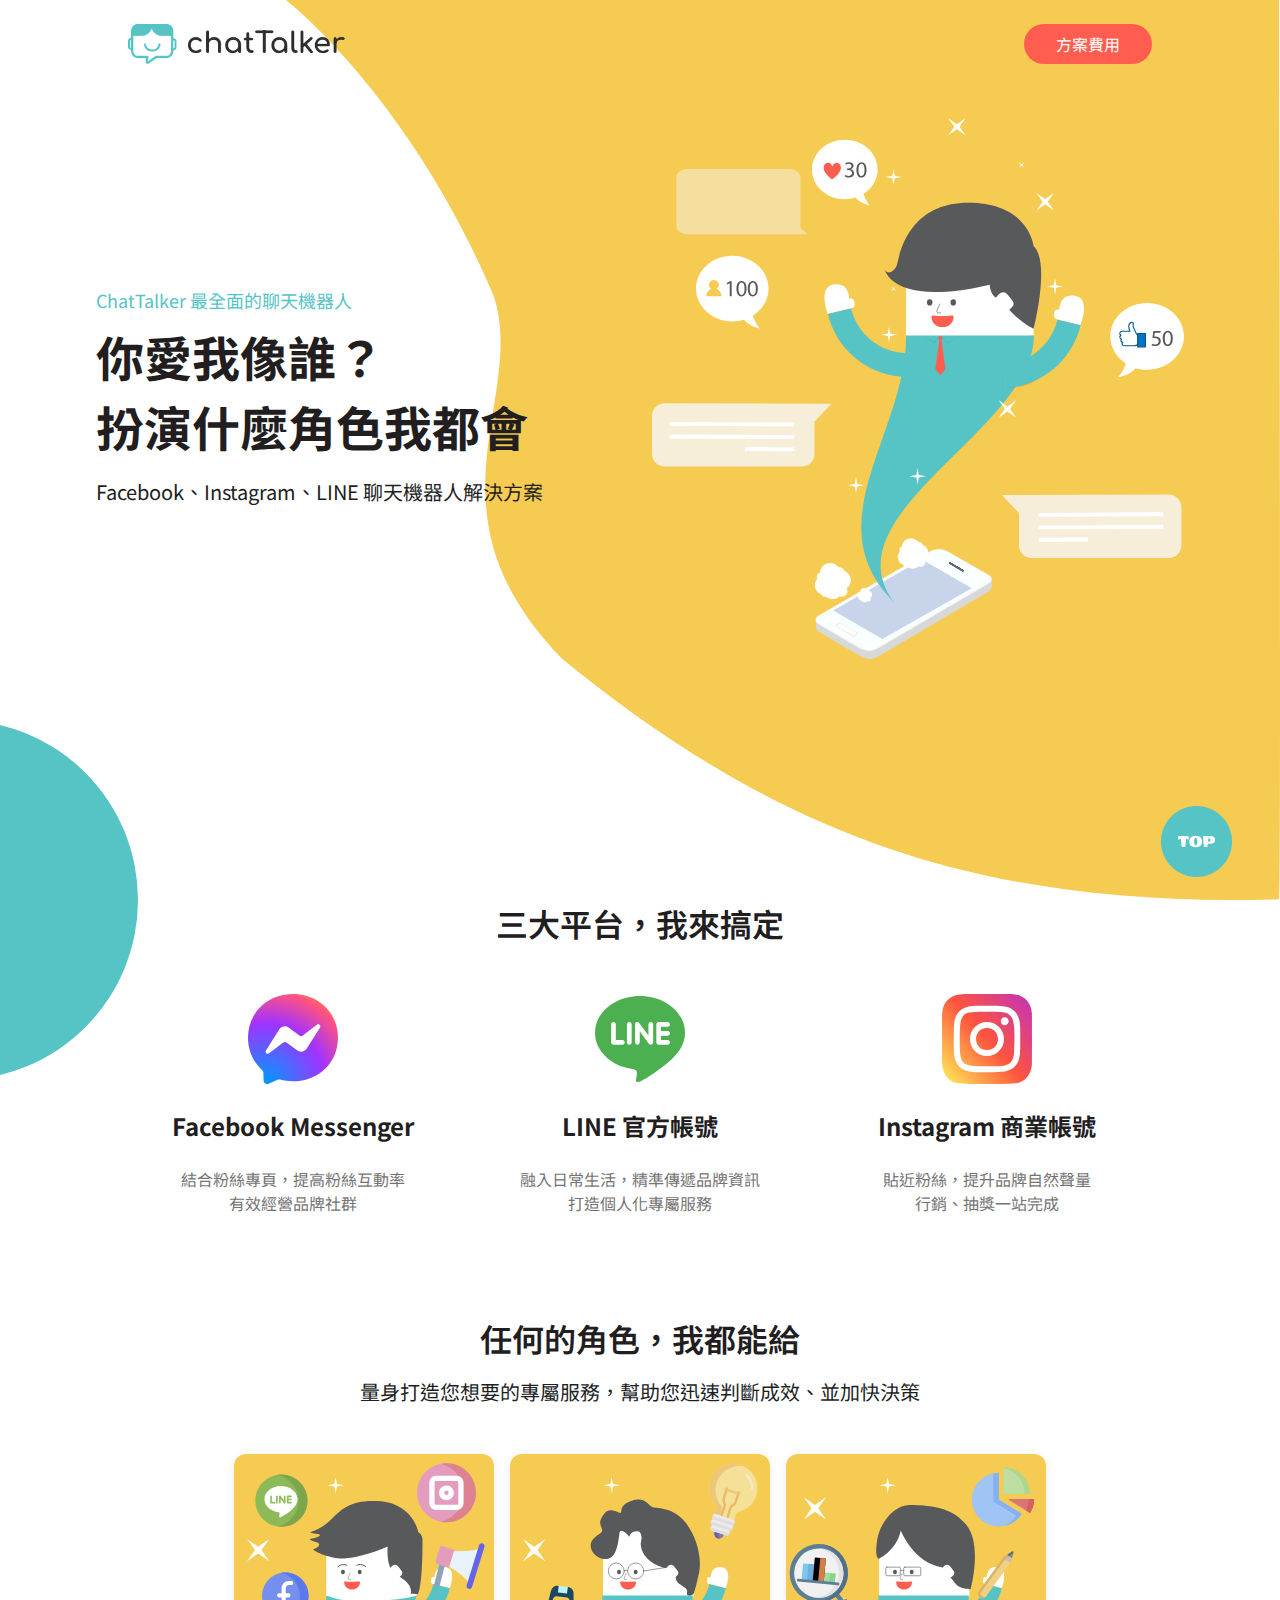
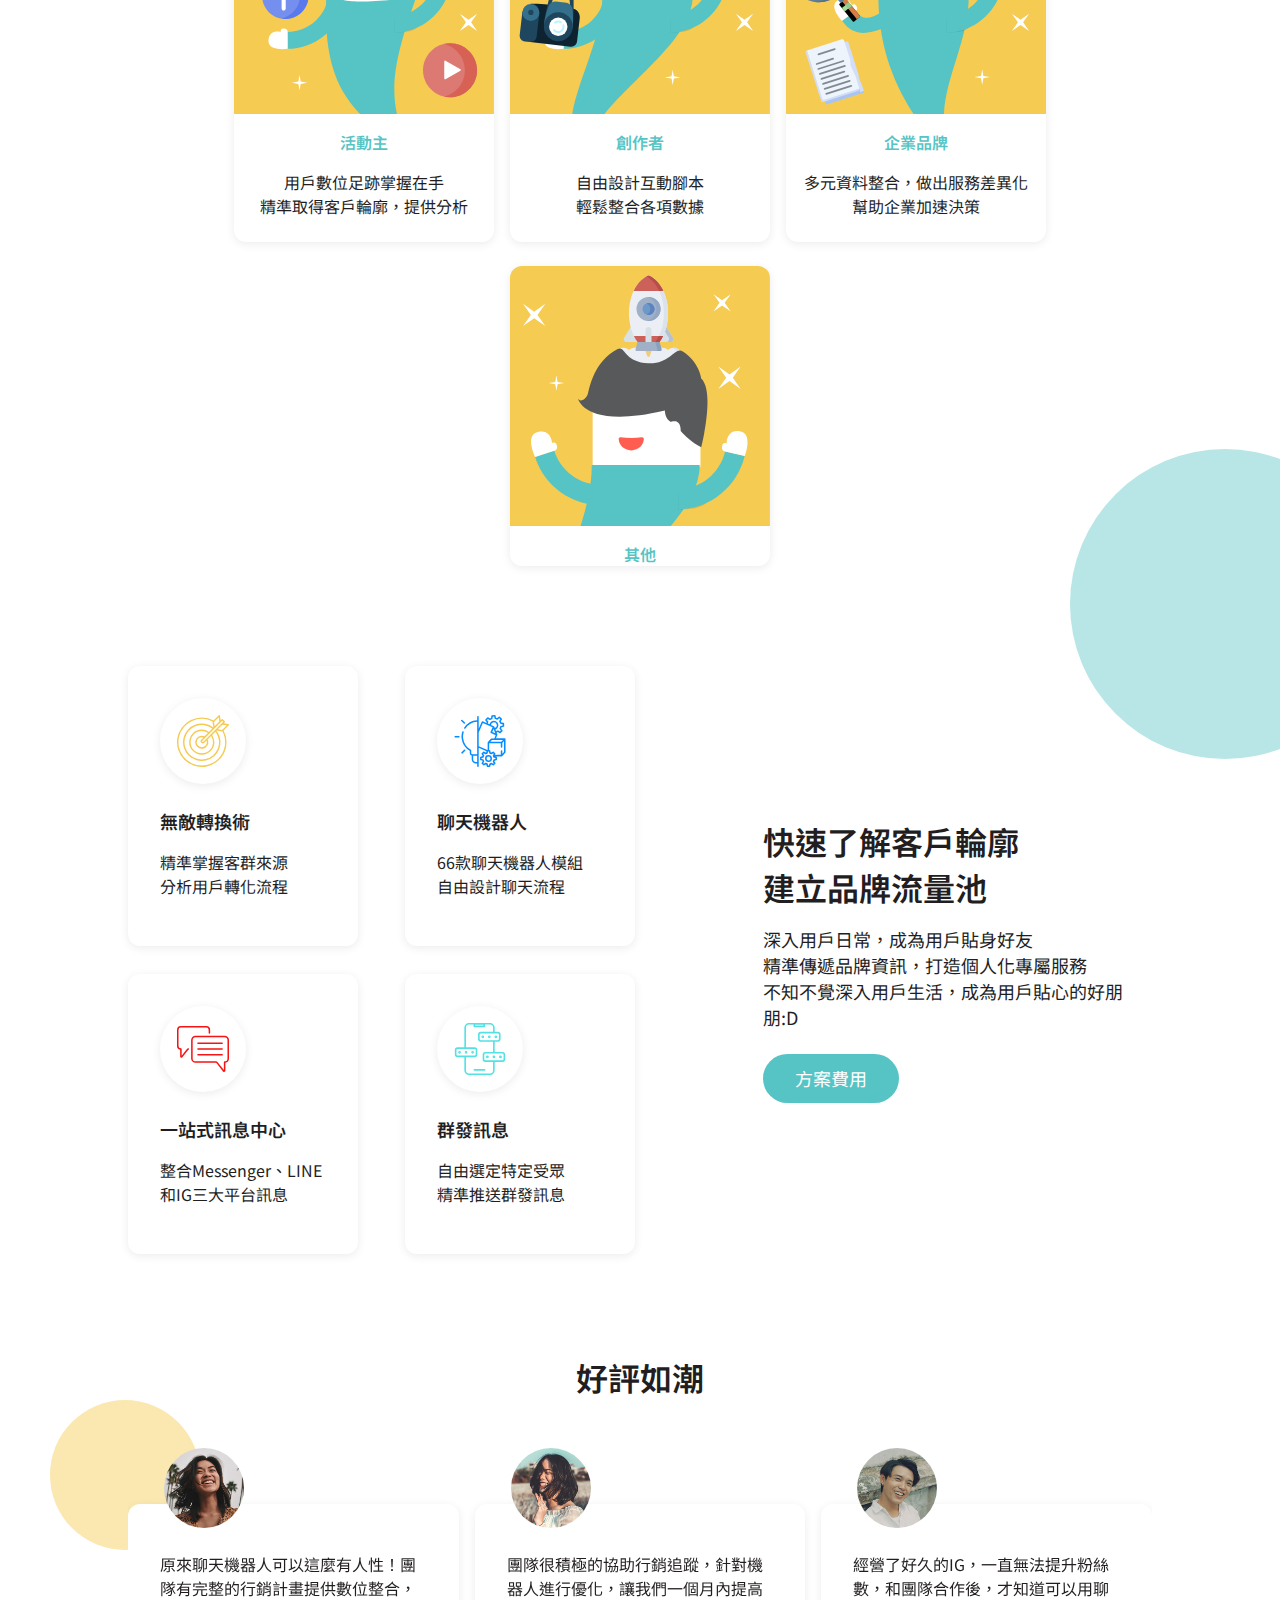
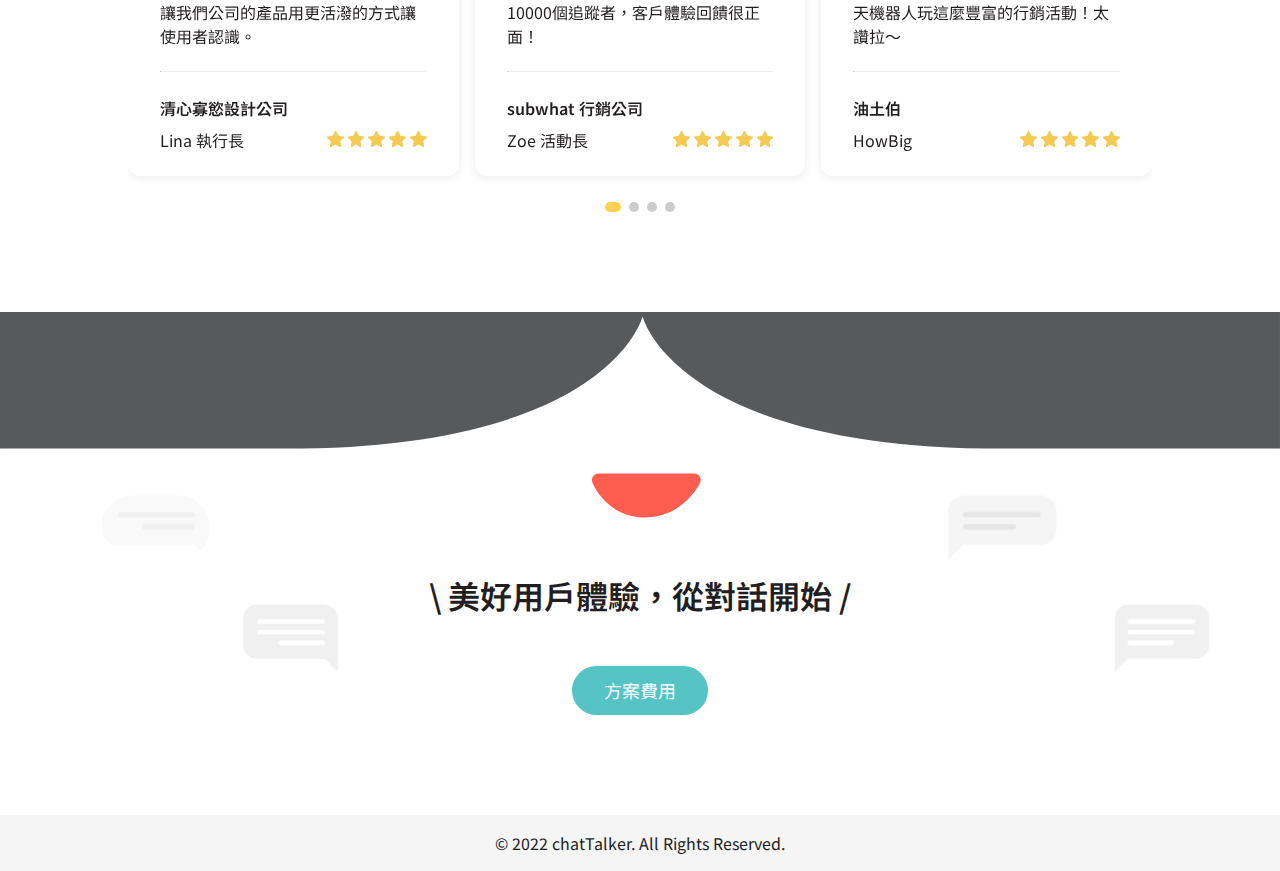
<file: index.html>
<!DOCTYPE html>
<html lang="en">
<head>
    <meta charset="UTF-8">
    <meta http-equiv="X-UA-Compatible" content="IE=edge">
    <meta name="viewport" content="width=device-width, initial-scale=1.0">
    <title>ChatTalker 最全面的聊天機器人</title>
    <link rel="icon" href="./image/icon.ico">            
    <link rel="preconnect" href="https://fonts.googleapis.com">
    <link rel="preconnect" href="https://fonts.gstatic.com" crossorigin>
    <link href="https://fonts.googleapis.com/css2?family=EB+Garamond&family=Noto+Sans+TC&family=Zen+Antique&display=swap" rel="stylesheet"> 
    <link rel="stylesheet" href="https://unpkg.com/swiper@8/swiper-bundle.min.css" /> <!-- swiper輪播 -->
    <link rel="stylesheet" href="./css/index.css">
    
</head>
<body>
    <a href="#"><img src="./image/top.png" alt="top" class="top"></a>
    <div class="header">
        
        <nav>
            <h1 class="logo"><a href="./plan.html"></a><img src="./image/logo.png" alt="logo" class="logo"></a></h1>
            <a href="./plan.html" class="plan_price">方案費用</a>
        </nav>
        
        <div class="banner">
            <div class="banner_p">
                <p class="banner_p1 fz-s">ChatTalker 最全面的聊天機器人</p>
                <h2>你愛我像誰？<br>扮演什麼角色我都會</h2>
                <p class="fz-m">Facebook、Instagram、LINE 聊天機器人解決方案</p>
            </div>
            <img src="./image/home.svg" alt="background_man">
        </div>
        
    </div>
    
    <div class="container">
        
        <div class="media pa-s mb-s">
            <div class="media_s ma-s">
                <h3 class="fz-l">三大平台，我來搞定</h3>
                <ul class="m-ul max">
                    <li class="m-li">
                        <img src="./image/messenger.svg" alt="Facebook">
                        <h4>Facebook Messenger</h4>
                        <p class="">結合粉絲專頁，提高粉絲互動率<br>有效經營品牌社群</p>
                    </li>
                    <li class="m-li">
                        <img src="./image/line.svg" alt="LINE">
                        <h4>LINE 官方帳號</h4>
                        <p class="">融入日常生活，精準傳遞品牌資訊<br>打造個人化專屬服務</p>
                    </li>
                    <li class="m-li">
                        <img src="./image/instagram.svg" alt="Instagram">
                        <h4>Instagram 商業帳號</h4>
                        <p class="">貼近粉絲，提升品牌自然聲量<br>行銷、抽獎一站完成</p>
                    </li>
                </ul>
            </div>
        </div>
        
        <div class="role pa-s">
            <div class="role_s ma-s">
                <h3 class="fz-l">任何的角色，我都能給</h3>
                <p class="fz-m">量身打造您想要的專屬服務，幫助您迅速判斷成效、並加快決策</p>
                <ul class="m-ul">
                    <li class="m-li br-li">
                        <img src="./image/ch01.svg" alt="character01">
                        <h4>活動主</h4>
                        <p>用戶數位足跡掌握在手<br>精準取得客戶輪廓，提供分析</p>
                    </li>
                    <li class="m-li br-li">
                        <img src="./image/ch02.svg" alt="character02">
                        <h4>創作者</h4>
                        <p>自由設計互動腳本<br>輕鬆整合各項數據</p>
                    </li>
                    <li class="m-li br-li">
                        <img src="./image/ch03.svg" alt="character03">
                        <h4>企業品牌</h4>
                        <p>多元資料整合，做出服務差異化<br>幫助企業加速決策</p>
                    </li>
                    <li class="m-li br-li">
                        <img src="./image/ch04.svg" alt="character04">
                        <h4>其他</h4>
                    </li>
                </ul>
            </div>
        </div>
        
        <div class="feature pa-s mb-s">
            <div class="feature_s ma-s">
                <div class="feature_t">
                    <h3 class="fz-l">快速了解客戶輪廓<br>建立品牌流量池</h3>
                    <p class="fz-s">深入用戶日常，成為用戶貼身好友<br>精準傳遞品牌資訊，打造個人化專屬服務<br>不知不覺深入用戶生活，成為用戶貼心的好朋朋:D</p>
                    <a href="./plan.html" class="plan_price">方案費用</a>
                </div>
                <ul class="feature_ul">
                    <li class="m-li br-li">
                        <div class="feature_pic">
                            <img src="./image/icon01.svg" alt="feature01">
                        </div>
                        <h4>無敵轉換術</h4>
                        <p>精準掌握客群來源<br>分析用戶轉化流程</p>
                    </li>
                    <li class="m-li br-li">
                        <div class="feature_pic">
                            <img src="./image/icon02.svg" alt="feature02">
                        </div>
                        <h4>聊天機器人</h4>
                        <p>66款聊天機器人模組<br>自由設計聊天流程</p>
                    </li>
                    <li class="m-li br-li">
                        <div class="feature_pic">
                            <img src="./image/icon03.svg" alt="feature03">
                        </div>
                        <h4>一站式訊息中心</h4>
                        <p>整合Messenger、LINE和IG三大平台訊息</p>
                    </li>
                    <li class="m-li br-li">
                        <div class="feature_pic">
                            <img src="./image/icon04.svg" alt="feature04">
                        </div>
                        <h4>群發訊息</h4>
                        <p>自由選定特定受眾<br>精準推送群發訊息</p>
                    </li>
                </ul>
            </div>
        </div>
        <div class="review pa-s mb-s">
            <div id="comment-swiper" class="review_s ma-s swiper">
                <h3 class="fz-l">好評如潮</h3>               
                <ul class="review_ul swiper-wrapper">
                    <li class="br-li swiper-slide">
                        <img src="./image/user01.jpg" alt="user01" class="user_pic">
                        <p class="review_p">原來聊天機器人可以這麼有人性！團隊有完整的行銷計畫提供數位整合，讓我們公司的產品用更活潑的方式讓使用者認識。</p>
                        <hr>
                        <p class="user_unit">清心寡慾設計公司</p>
                        <div class="user_b">
                            <p class="user">Lina 執行長</p>
                            <div class="star">
                                <img src="./image/icon_star.svg" alt="star">
                                <img src="./image/icon_star.svg" alt="star">
                                <img src="./image/icon_star.svg" alt="star">
                                <img src="./image/icon_star.svg" alt="star">
                                <img src="./image/icon_star.svg" alt="star">
                            </div>
                        </div>
                    </li>
                    <li class="br-li swiper-slide">
                        <img src="./image/user02.jpg" alt="user02" class="user_pic">
                        <p class="review_p">團隊很積極的協助行銷追蹤，針對機器人進行優化，讓我們一個月內提高10000個追蹤者，客戶體驗回饋很正面！</p>
                        <hr>
                        <p class="user_unit">subwhat 行銷公司</p>
                        <div class="user_b">
                            <p class="user">Zoe 活動長</p>
                            <div class="star">
                                <img src="./image/icon_star.svg" alt="star">
                                <img src="./image/icon_star.svg" alt="star">
                                <img src="./image/icon_star.svg" alt="star">
                                <img src="./image/icon_star.svg" alt="star">
                                <img src="./image/icon_star.svg" alt="star">
                            </div>
                        </div>
                    </li>
                    <li class="br-li swiper-slide">
                        <img src="./image/user03.jpg" alt="user03" class="user_pic">
                        <p class="review_p">經營了好久的IG，一直無法提升粉絲數，和團隊合作後，才知道可以用聊天機器人玩這麼豐富的行銷活動！太讚拉～</p>
                        <hr>
                        <p class="user_unit">油土伯</p>
                        <div class="user_b">
                            <p class="user">HowBig</p>
                            <div class="star">
                                <img src="./image/icon_star.svg" alt="star">
                                <img src="./image/icon_star.svg" alt="star">
                                <img src="./image/icon_star.svg" alt="star">
                                <img src="./image/icon_star.svg" alt="star">
                                <img src="./image/icon_star.svg" alt="star">
                            </div>
                        </div>
                    </li>
                    <li class="br-li swiper-slide">
                        <img src="./image/user01.jpg" alt="user01" class="user_pic">
                        <p class="review_p">原來聊天機器人可以這麼有人性！團隊有完整的行銷計畫提供數位整合，讓我們公司的產品用更活潑的方式讓使用者認識。</p>
                        <hr>
                        <p class="user_unit">清心寡慾設計公司</p>
                        <div class="user_b">
                            <p class="user">Lina 執行長</p>
                            <div class="star">
                                <img src="./image/icon_star.svg" alt="star">
                                <img src="./image/icon_star.svg" alt="star">
                                <img src="./image/icon_star.svg" alt="star">
                                <img src="./image/icon_star.svg" alt="star">
                                <img src="./image/icon_star.svg" alt="star">
                            </div>
                        </div>
                    </li>    
                    <li class="br-li swiper-slide">
                        <img src="./image/user02.jpg" alt="user02" class="user_pic">
                        <p class="review_p">團隊很積極的協助行銷追蹤，針對機器人進行優化，讓我們一個月內提高10000個追蹤者，客戶體驗回饋很正面！</p>
                        <hr>
                        <p class="user_unit">subwhat 行銷公司</p>
                        <div class="user_b">
                            <p class="user">Zoe 活動長</p>
                            <div class="star">
                                <img src="./image/icon_star.svg" alt="star">
                                <img src="./image/icon_star.svg" alt="star">
                                <img src="./image/icon_star.svg" alt="star">
                                <img src="./image/icon_star.svg" alt="star">
                                <img src="./image/icon_star.svg" alt="star">
                            </div>
                        </div>
                    </li>
                    <li class="br-li swiper-slide">
                        <img src="./image/user03.jpg" alt="user03" class="user_pic">
                        <p class="review_p">經營了好久的IG，一直無法提升粉絲數，和團隊合作後，才知道可以用聊天機器人玩這麼豐富的行銷活動！太讚拉～</p>
                        <hr>
                        <p class="user_unit">油土伯</p>
                        <div class="user_b">
                            <p class="user">HowBig</p>
                            <div class="star">
                                <img src="./image/icon_star.svg" alt="star">
                                <img src="./image/icon_star.svg" alt="star">
                                <img src="./image/icon_star.svg" alt="star">
                                <img src="./image/icon_star.svg" alt="star">
                                <img src="./image/icon_star.svg" alt="star">
                            </div>
                        </div>
                    </li>
                </ul>
                <div class="swiper-pagination"></div><!-- swiper 套件的分頁圓點 -->            
                
            </div>
        </div>
    </div>
    
    <div class="footer">   
        <h3 class="fz-l">\ 美好用戶體驗，從對話開始 /</h3>
        <a href="./plan.html" class="plan_price">方案費用</a>
    </div>
    
    <div class="copyright">© 2022 chatTalker. All Rights Reserved.</div>
    
    
    <!-- Swiper JS -->
    <script src="https://unpkg.com/swiper@8/swiper-bundle.min.js"></script>
    <script src="./js/swiper.js"></script>
    <script src="./js/jquery-3.6.0.min.js"></script>
    <script src="./js/jQuery.js"></script>
</body>
</html>
</file>
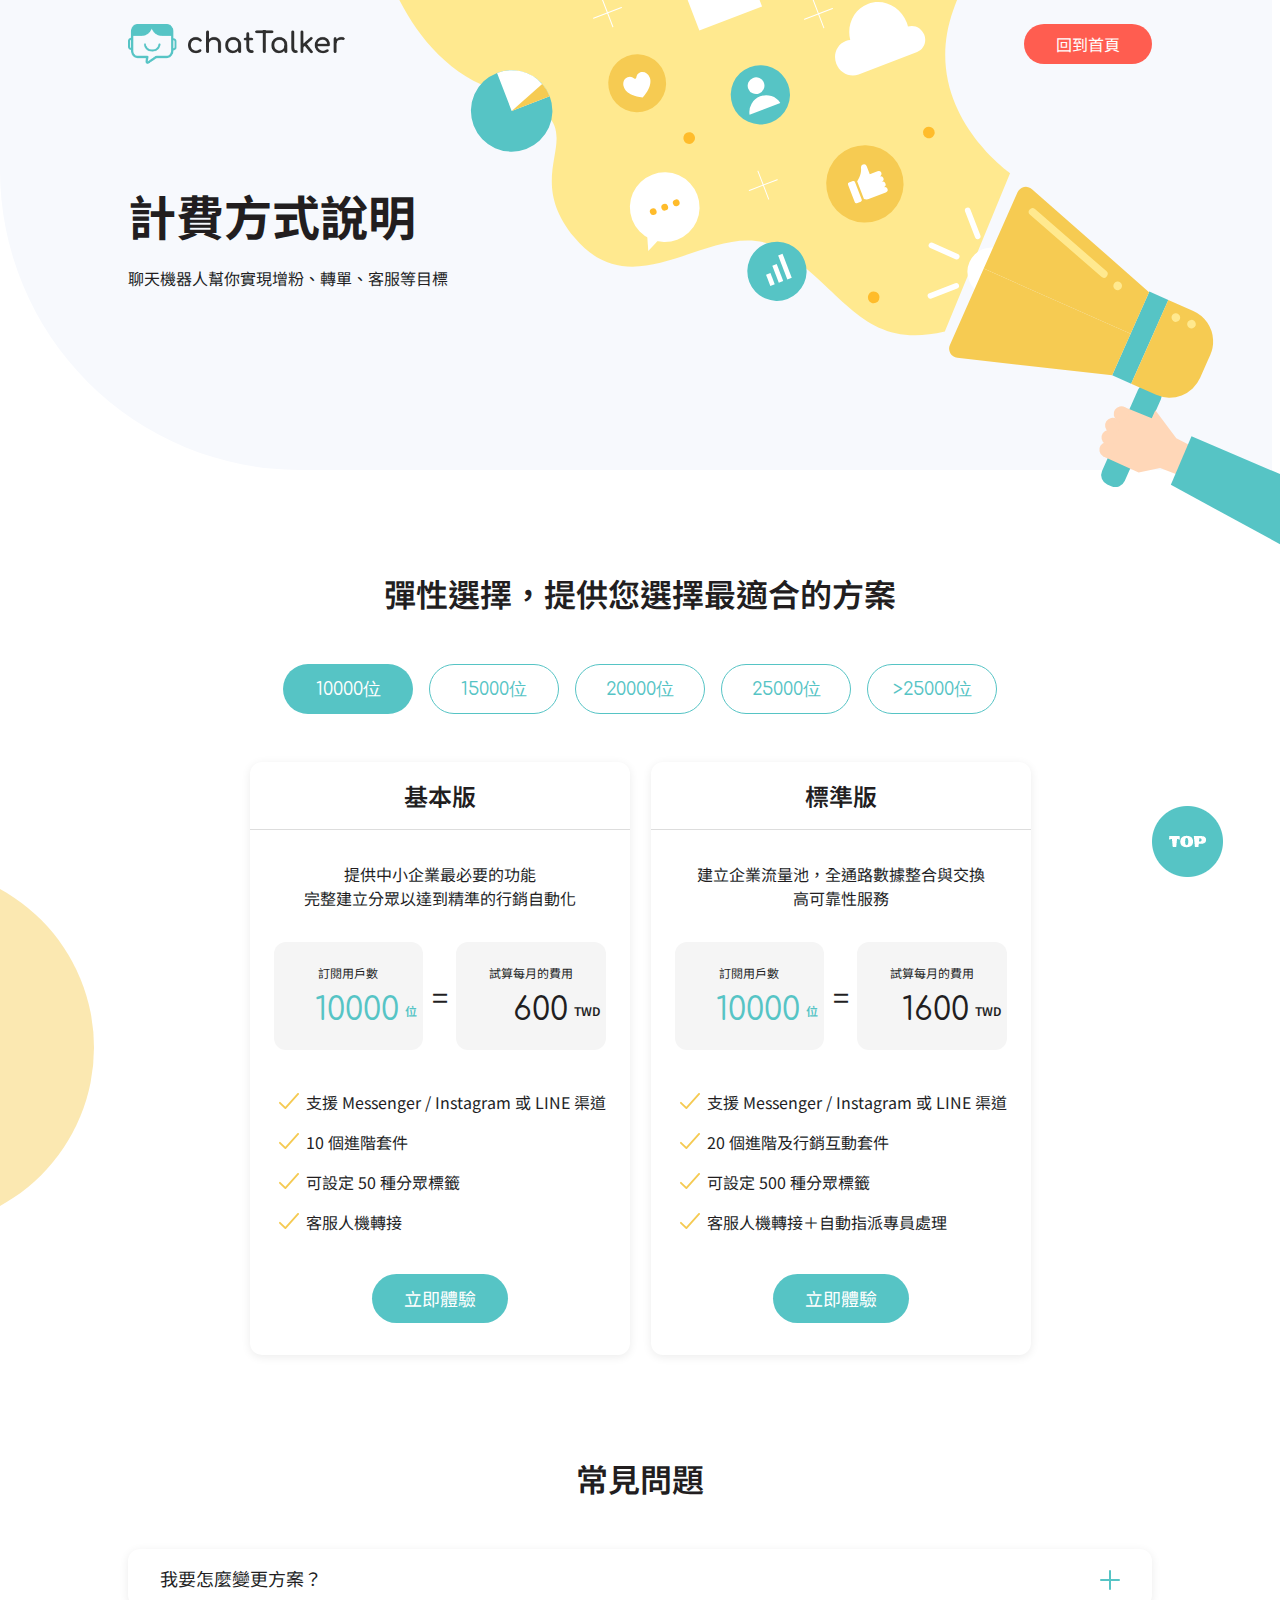
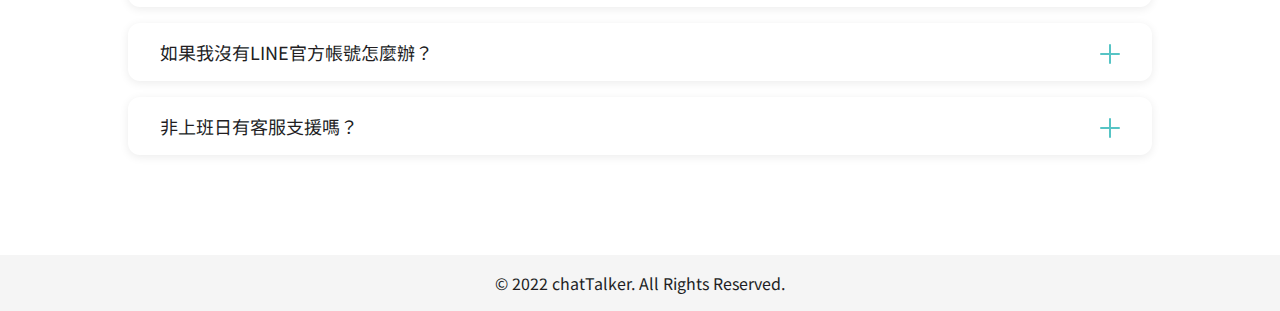
<file: plan.html>
<!DOCTYPE html>
<html lang="en">
<head>
    <meta charset="UTF-8">
    <meta http-equiv="X-UA-Compatible" content="IE=edge">
    <meta name="viewport" content="width=device-width, initial-scale=1.0">
    <title>ChatTalker 最全面的聊天機器人</title>    
    <link rel="icon" href="./image/icon.ico">
    <link rel="preconnect" href="https://fonts.googleapis.com">
    <link rel="preconnect" href="https://fonts.gstatic.com" crossorigin>
    <link href="https://fonts.googleapis.com/css2?family=Comfortaa&family=Noto+Sans+TC:wght@400;500&display=swap" rel="stylesheet">
    <link rel="stylesheet" href="./css/plan.css">    
</head>
<body>
    <a href="#"><img src="./image/top.png" alt="top" class="top"></a>
    <div class="header">
        
        <img src="./image/banner.svg" alt="banner" class="banner_pic" >
        
        <nav class="pa-lr">
            <h1><a href="#"></a><img src="./image/logo.png" alt="logo" class="logo"></a></h1>
            <a href="./index.html" class="home_button">回到首頁</a>
        </nav>
        
        <div class="banner mb-s pa-lr">
            <div class="banner_t">
                <h2>計費方式說明</h2>
                <p>聊天機器人幫你實現增粉、轉單、客服等目標</p> 
            </div>
        </div>
        
    </div>
    <div class="container pa-lr">        
        <div class="plan_section mb-s">            
            <h3 class="fz-l">彈性選擇，提供您選擇最適合的方案</h3>
            <ul class="plan_page fz-s">
                <li><button class="plan_page_b"><span class="number">10000</span>位</button></li>
                <li><button class="plan_page_b"><span class="number">15000</span>位</button></li>
                <li><button class="plan_page_b"><span class="number">20000</span>位</button></li>
                <li><button class="plan_page_b"><span class="number">25000</span>位</button></li>
                <li><button class="plan_page_b"><span class="number">>25000</span>位</button></li>
            </ul>
            <ul class="plan_intro_ul">
                <li class="plan_intro_li">
                    <h4 class="fz-m mb32">基本版</h4>
                    <div class="plan_detail">                        
                        <p class="plan_p mb32">提供中小企業最必要的功能<br>完整建立分眾以達到精準的行銷自動化</p>
                        <div class="price mb32">
                            <div class="price_np"> <!-- number of people -->
                                <p class="price_np_t">訂閱用戶數</p>
                                <p class="price_np_n">
                                    <span class="number_p">10000</span><span class="unit">位</span>
                                </p>
                            </div>
                            <p class="equal">=</p>
                            <div class="price_pm"> <!-- price per month -->
                                <p class="price_np_t">試算每月的費用</p>
                                <p class="price_np_n"><span class="number_mb">600</span><span class="unit">TWD</span>
                                </p>
                            </div>
                        </div>
                        <ul class="feature mb32">
                            <li>支援 Messenger / Instagram 或 LINE 渠道</li>
                            <li>10 個進階套件</li>
                            <li>可設定 50 種分眾標籤</li>
                            <li>客服人機轉接</li>
                        </ul>
                        <a href="#" class="button mb32">立即體驗</a>
                    </div>
                </li>
                <li class="plan_intro_li">
                    <h4 class="fz-m mb32">標準版</h4>
                    <div class="plan_detail"><!-- 55 -->
                        <p class="plan_p mb32">建立企業流量池，全通路數據整合與交換<br>高可靠性服務</p>
                        <div class="price mb32">
                            <div class="price_np"> <!-- number of people -->
                                <p class="price_np_t">訂閱用戶數</p>
                                <p class="price_np_n">
                                    <span class="number_p">10000</span><span class="unit">位</span>
                                </p>
                            </div>
                            <p class="equal">=</p>
                            <div class="price_pm"> <!-- price per month -->
                                <p class="price_np_t">試算每月的費用</p>
                                <p class="price_np_n">
                                    <span class="number_ms">1600</span><span class="unit">TWD</span>
                                </p>
                            </div>
                        </div>
                        <ul class="feature mb32">
                            <li>支援 Messenger / Instagram 或 LINE 渠道</li>
                            <li>20 個進階及行銷互動套件</li>
                            <li>可設定 500 種分眾標籤</li>
                            <li>客服人機轉接＋自動指派專員處理</li>
                        </ul>
                        <a href="#" class="button mb32">立即體驗</a>
                    </div>
                </li>
            </ul>
        </div>
        <div class="QA_section mb-s">
            <h3 class="fz-l">常見問題</h3>
            <ul class="QA_ul">
                <li class="QA_li">
                    <a href="#" class="question">
                        <h4 class="question_t fz-s">我要怎麼變更方案？</h4>
                        <div class="question_mark">                                
                            <img src="./image/icon_plus.svg"alt="plus" class="plus">
                            <img src="./image/icon_minus.svg" alt="minus" class="minus">
                        </div>
                    </a>                        
                    <p class="answer">請登入後台，選擇變更方案，將於變更日的下個月起執行方案變更。</p>                    
                </li>
                <li class="QA_li">
                    <a href="#" class="question">
                        <h4 class="question_t fz-s">如果我沒有LINE官方帳號怎麼辦？</h4>
                        <div class="question_mark">                                
                            <img src="./image/icon_plus.svg"alt="plus" class="plus">
                            <img src="./image/icon_minus.svg" alt="minus" class="minus">
                        </div>
                    </a>                        
                    <p class="answer">沒關係的，只要您是我們任何一個方案的夥伴，我們的專員可以協助辦理哦！</p>                    
                </li>
                <li class="QA_li">
                    <a href="#" class="question">
                        <h4 class="question_t fz-s">非上班日有客服支援嗎？</h4>
                        <div class="question_mark">
                            <img src="./image/icon_plus.svg" alt="plus" class="plus">
                            <img src="./image/icon_minus.svg" alt="minus" class="minus">
                        </div>
                    </a>
                    <p class="answer">當然哦！我們錢都收了，不會拋棄你的！<br>請您直接來我們公司，我們假日也都在辦公室。</p>
                </li>
            </ul>
            
            
        </div>
        
    </div>   
    <div class="copyright">© 2022 chatTalker. All Rights Reserved.</div>
    


    <script src="./js/jquery-3.6.0.min.js"></script>
    <script src="./js/jQuery.js"></script>    
</body>
</html>
</file>
<file: css/index.css>
/* http://meyerweb.com/eric/tools/css/reset/ 
v2.0 | 20110126
License: none (public domain)
*/

html, body, div, span, applet, object, iframe,
h1, h2, h3, h4, h5, h6, p, blockquote, pre,
a, abbr, acronym, address, big, cite, code,
del, dfn, em, img, ins, kbd, q, s, samp,
small, strike, strong, sub, sup, tt, var,
b, u, i, center,
dl, dt, dd, ol, ul, li,
fieldset, form, label, legend,
table, caption, tbody, tfoot, thead, tr, th, td,
article, aside, canvas, details, embed, 
figure, figcaption, footer, header, hgroup, 
menu, nav, output, ruby, section, summary,
time, mark, audio, video {
	margin: 0;
	padding: 0;
	border: 0;
	font-size: 100%;
	font: inherit;
	vertical-align: baseline;
}
/* HTML5 display-role reset for older browsers */
article, aside, details, figcaption, figure, 
footer, header, hgroup, menu, nav, section {
	display: block;
}
body {
	line-height: 1;
}
ol, ul {
	list-style: none;
}
blockquote, q {
	quotes: none;
}
blockquote:before, blockquote:after,
q:before, q:after {
	content: '';
	content: none;
}
table {
	border-collapse: collapse;
	border-spacing: 0;
}

/*-----------------------------*/

* {
	margin: 0 auto;
	box-sizing: border-box;
}

body {
	font-family: "Noto Sans TC", sans-serif;
	color: #221e1f;
	font-size: 16px;
	line-height: 24px;
	position: relative;
	margin: 0 auto;
}

p {
	padding-top: 16px;
}

img {
	vertical-align: middle;
}

.pa-s{
	padding:0 10%;
}

@media (min-width:1366px) {	
	.ma-s{
		max-width: 1088px;
		margin-right: auto;
		margin-left: auto;
	}
}

.mb-s {
	/* for section */
	margin-bottom: 100px;
}

.m-ul {
	margin-top: 48px;
	column-gap: 16px;
	row-gap: 24px;
}

.br-li{
	border-radius: 12px;
	box-shadow: 0px 2px 10px #00000014;
	background: #fff;
}

.fz-l {
	font-size: 32px;
	line-height: 46px;
	font-weight: 600;
}

.fz-m {
	font-size: 20px;
	line-height: 29px;
}

.fz-s {
	font-size: 18px;
	line-height: 26px;
}

.plan_price {
	text-decoration: none;
	background: #56c4c5;
	color: #fff;
	border-radius: 27px;
	width: 136px;
	line-height: 49px;
	text-align: center;
	font-size: 18px;
}

.plan_price:hover {
	background: #ff5d50;
}

.header {
	height: 100vh;
	background-image: url("../image/bg_home.svg"),
	url("../image/ball01.svg");
	background-repeat: no-repeat;
	background-position: top right, bottom -180px left -222px;
	background-size:auto 100vh, 360px;
}

/* ------------nav------------ */

nav {
	display: flex;
	justify-content: space-between;
	align-items: center;
	padding: 24px 10%;
	margin-bottom: 30px;
}

nav .logo {
	max-width: 218px;
}

nav .plan_price {
	background: #ff5d50;
	width: 128px;
	line-height: 40px;
	font-size: 16px;
	border-radius: 22px;
}

nav .plan_price:hover {
	background: #56c4c5;
}

/* ------------banner------------ */

.banner {
	margin: 0 auto;
	width: 79.43%;
	display: flex;
	justify-content: space-between;
	align-items: center;	
}

.banner_p1 {
	/* ChatTalker 最全面的聊天機器人 */
	color: #56c4c5;
	padding-bottom: 8px;
}

.banner h2 {
	/* 你愛我像誰？ 扮演什麼角色我都會 */	
	font-size: 48px;
	line-height: 70px;
	font-weight: bold;
}

.banner img {
	width: 49%;
	max-width: 532px;
}

/* ------------top------------ */

.top {
	position: fixed;
	bottom: 23px;
	right: 48px;
	z-index: 2;
}

/* ------------內容------------ */

.container {
	margin: 0 auto;
	display: flex;
	flex-direction: column;
	align-items: center;
	
	/* padding:0 10%; */
}

/* ------------社交平台------------ */

.media {
	width: 100%;
	text-align: center;
	background: url('../image/ball01.svg') no-repeat top -180px left -222px/360px;
}

.media ul {
	display: flex;
	justify-content: space-between;
	flex-wrap: wrap;
}

.media li {
	width: 32%;
	margin-left: auto;
	margin-right: auto;
} 

.media img {
	max-width: 90px;
}

.media h4 {
	font-size: 24px;
	font-weight: bold;
	padding: 24px 0;
	line-height: 35px;
}

.media p {
	color: #747474;
	padding: 0;
}

/* ------------角色區塊------------ */

.role {
	text-align: center;
	width: 100%;
	padding-bottom: 100px;
	background:url("../image/ball02.svg") no-repeat bottom -93px right -100px/310px;
	/* 右邊的球 */
}

.role ul {
	
	display: flex;
	flex-wrap: wrap;
	justify-content: center;
}

.role li {
	width: 260px;
	
}

.role img {
	width: 100%;
	border-radius: 12px 12px 0 0;
}

.role h4 {
	color: #56c4c5;
	font-weight: 600;
	padding-top: 16px;
}

.role li p {
	padding-bottom: 24px;
}

/* ------------特色介紹------------ */

.feature {
	width: 100%;
	background:url("../image/ball02.svg") no-repeat top -217px right -100px/310px;
	/* 右邊的球 */
}

.feature_s {	
	display: flex;
	flex-direction: row-reverse;
	justify-content: space-between;
	align-content: center;
	text-align: left;
	column-gap: 16px;
	row-gap: 24px;	
}

.feature_t {
	display: flex;
	flex-direction: column;
	justify-content: center;
	width: 38%;
	flex-shrink: 0;
}

.feature_t .plan_price {
	margin-top: 24px;
}

.feature_ul {
	display: flex;
	flex-wrap: wrap;
	justify-content: start;
	/* width: 62%; */
	margin-top: 0;
	column-gap: 47px;
	row-gap: 28px;
}

.feature_ul li {
	padding: 32px;
	padding-bottom: 48px;
	width: 230px;
	/* max-width: 50%; */
	box-sizing: border-box;
}

.feature_pic {
	width: 86px;
	height: 86px;
	border-radius: 43px;
	box-shadow: 0px 2px 10px #00000014;
	text-align: center;
	line-height: 80px;
}

.feature_ul img {
	width: 52px;
	height: 52px;
}

.feature_ul h4 {
	line-height: 26px;
	font-size: 18px;
	padding-top: 24px;
	font-weight: 600;
}

/* ------------好評如潮------------ */


.review {
	width: 100%;
	background: url("../image/ball03.svg") no-repeat top 46px left 50px/150px; /* 左下的球 */
} 

.review h3 {
	text-align: center;
	margin-bottom: 48px;
}

/* 將Swiper套件主色改為黃色 */
:root {
	--swiper-theme-color: #ffd153;
}

/* 將底部 pagination 分頁的 active 狀態改為想要的樣式 */
.swiper-pagination-bullet {
	width: 10px;
	height:10px;	
}

.swiper-pagination-bullet-active {
	width: 16px;
	border-radius: 8px;
}

/* 讓分頁圓點移至下方 */
.swiper-pagination {
	position: static;
	margin-top: 24px;
	line-height: 10px;
}


.review_ul li {
	margin-top: 56px;
	display: flex;
	flex-direction: column;
	position: relative;
	padding-top: 32px;
	padding-left: 32px;
	padding-right: 32px;
	padding-bottom: 24px;
}

.user_pic {
	width: 80px;
	border-radius: 40px;
	position: absolute;
	top: -56px;
	left: 36px;
}

.review_p {
	flex-grow: 1;
}

.review hr {
	width: 100%;
	margin-top: 23px;
	margin-bottom: 8px;
	border-top: 0px solid #dddddd;
}

.user_unit {
	font-weight: 600;
}

.user_b {
	display: flex;
	justify-content: space-between;
	align-items: center;
	padding-top: 8px;
}

.user {
	padding-top: 0;
}

.star img {
	height: 16px;
	line-height: 16px;
	vertical-align: baseline;
}


/* ------------footer------------ */

.footer {
	height: 503px;
	width: 100%;
	background: top/100% no-repeat url("../image/home_footer.svg");
	display: flex;
	flex-direction: column;
	justify-content: end;
	align-items: center;
}

.footer h3 {
	margin-bottom: 48px;
}

.footer a {
	margin-bottom: 100px;	
}

/* ------------版權------------ */

.copyright {
	background: #f5f5f5;
	text-align: center;
	line-height: 56px;
}

@media (max-width: 1280px) {
	.banner {
		width: 85%;
	}		
}

@media (max-width: 1080px) {
	
	.feature_s{
		flex-wrap: wrap;
	}
	
	.feature_t,	.feature_ul {
		width: 100%;
	}	
	
	.feature_t {
		align-items: center;
		text-align: center;
	}
	
	.feature_ul{
		justify-content: center;
		column-gap: 16px;
		row-gap: 24px	
	}
	
}

@media (max-width:992px) {
	.pa-s{
		padding: 0 40px;
	}
	
	.m-ul {
		margin-top: 32px;
	}
	
	.banner{
		margin: 0 auto;
		padding: 0 5%;
		justify-content: center;
	}
	
	.banner h2 {
		font-size: 40px;
		line-height: 52px;
	}
	
	.banner img {
		width: 43%;
	}
	
}

@media (max-width: 768px) {
	.mb-s {
		/* for section */
		margin-bottom: 60px;
		
	}
	
	.fz-l {
		font-size: 28px;
		line-height: 40px;
	}
	
	.fz-m {
		font-size: 18px;
		line-height: 26px;
	}
	
	.fz-s {
		font-size: 16px;
		line-height: 24px;
	}
	
	/* ----------header------------ */
	
	.header {
		background-image: none;
		margin-bottom: 60px;
	}
	
	nav {
		margin: 0 auto;
		border-bottom: 2px solid #ffd153;
		padding: 16px 20px;
	}
	
	
	.banner {			
		width: 100%;
		flex-wrap: wrap;
		justify-content: center;
	}
	
	.banner h2 {
		font-size: 32px;
		line-height: 46px;
	}
	
	.banner img {
		width: 100%;
		padding-top: 32px;
		background: url("../image/bg_home_sm.svg") no-repeat bottom/100%;		
	}
	
	.top {
		width: 50px;
		bottom: 16px;
		right: 16px;
	}
	
	/* ----media---- */
	.media,	.media li {
		width: 100%;
	}
	
	.media{
		background: url("../image/ball01.svg") no-repeat top 15px left -77px/126px;
		/* 左上的球 */
	}
	
	.media ul {
		justify-content: center;
	}
	
	.media img {
		width: 60px;
	}
	
	.media h4 {
		font-size: 18px;
		line-height: 26px;
		padding: 16px 0;
	}
	
	/* ----role---- */
	.role {
		padding-bottom: 60px;
		background:url("../image/ball02.svg") no-repeat bottom 28px right -47px/135px;
		/* 右邊的球 */
	}
	
	/* ----feature---- */	
	
	.feature {
		background: none;
	}
	
	.feature_ul h4 {
		padding-bottom: 4px;
	}	
	
	/* ----review---- */
	
	.review{ /* 左下的球 */
		background: url("../image/ball03.svg") no-repeat top 40px left -76px/153px;
	}
	
	.review_ul li {
		padding-left: 16px;
		padding-right: 16px;
		padding-bottom: 16px;
	}
	
	/* ----footer---- */
	.footer {
		height: 461px;
		background-size: cover;
	}
	
	.footer h3{
		font-size: 24px;
		line-height: 35px;
		margin-bottom: 24px;
	}
	
	.footer a{
		margin-bottom: 60px;
	}
}

@media (max-width: 375px) {
	.pa-s{
		padding-left: 20px;
		padding-right: 20px;
	}
	
	nav .logo {
		max-width: 130px;
	}
}
</file>
<file: css/plan.css>
/* http://meyerweb.com/eric/tools/css/reset/ 
v2.0 | 20110126
License: none (public domain)
*/

html, body, div, span, applet, object, iframe,
h1, h2, h3, h4, h5, h6, p, blockquote, pre,
a, abbr, acronym, address, big, cite, code,
del, dfn, em, img, ins, kbd, q, s, samp,
small, strike, strong, sub, sup, tt, var,
b, u, i, center,
dl, dt, dd, ol, ul, li,
fieldset, form, label, legend,
table, caption, tbody, tfoot, thead, tr, th, td,
article, aside, canvas, details, embed, 
figure, figcaption, footer, header, hgroup, 
menu, nav, output, ruby, section, summary,
time, mark, audio, video {
	margin: 0;
	padding: 0;
	border: 0;
	font-size: 100%;
	font: inherit;
	vertical-align: baseline;
}
/* HTML5 display-role reset for older browsers */
article, aside, details, figcaption, figure, 
footer, header, hgroup, menu, nav, section {
	display: block;
}
body {
	line-height: 1;
}
ol, ul {
	list-style: none;
}
blockquote, q {
	quotes: none;
}
blockquote:before, blockquote:after,
q:before, q:after {
	content: '';
	content: none;
}
table {
	border-collapse: collapse;
	border-spacing: 0;
}

/*-----------------------------*/

*,*::before,*::after{
	margin: 0 auto;
	box-sizing: border-box;
}

body {
	font-family: "Noto Sans TC", sans-serif;
	color: #221e1f;
	font-size: 16px;
	line-height: 24px;
	position: relative;
	margin: 0 auto;
}

.pa-lr{
	padding-left: 10%;
	padding-right: 10%;
}

.mb-s{
	margin-bottom: 100px;
}

.mb32{
	margin-bottom: 32px;
}

img {
	vertical-align: middle;
}

.fz-l {
	font-size: 32px;
	line-height: 46px;
	font-weight: 600;
	text-align: center;
	margin-bottom: 48px;
}

.fz-m {
	font-size: 24px;
	line-height: 35px;
	font-weight: 600;
	text-align: center;	
}

.fz-s {
	font-size: 18px;
	line-height: 26px;
}

.number, .number_p, .number_mb, .number_ms{
	font-family: 'Comfortaa', cursive ,sans-serif;
}

.top {
	position: fixed;
	bottom: 23px;
	right: 57px;
	z-index: 1;
}

/* ----------header---------- */

.header {
	position: relative;	
}

.banner_pic{
	position:absolute;
	right: 0;
	top: 0;	
}

.banner_pic_sm{
	display: none;
	position:absolute;
	right: 0;
	bottom: 10vh;
}

/* ------------nav------------ */
nav {	
	background: #F7F9FD;
	margin-right: 8px;
	display: flex;
	justify-content: space-between;
	align-items: center;
	padding-top: 24px;
	padding-bottom: 24px;
	
}

nav .logo {
	max-width: 218px;
	width: 100%;
	z-index: 1;
	position: relative;
}

.home_button {
	background: #ff5d50;
	width: 128px;
	text-decoration: none;
	color: #fff;
	text-align: center;
	line-height: 40px;
	font-size: 16px;
	border-radius: 22px;
	z-index: 1;
	margin-right: -8px; /* 補nav右邊界 */
}

.home_button:hover {
	background: #56c4c5;
}

/* ------------banner------------ */

.banner {
	height: 382px;
	background: #F7F9FD;
	border-radius: 0px 0px 0px 25vh;
	border-radius: 0px 0px 0px 300px;
	margin-right: 8px;	
}

.banner_t{
	position: relative;
	z-index: 1;
}

.banner h2 {
	padding-top: 92px;
	font-size: 48px;
	line-height: 70px;
	font-weight: bold;
	padding-bottom: 16px;	
}

/* ------------container------------ */

.container{
	background: url('../image/ball03.svg') no-repeat top 36% left -267px/361px;	
}

/* -----方案選擇----- */

.plan_section{
	width: 100%;
}

.plan_page{
	display: flex;
	justify-content: center;
	margin-bottom: 48px;
	gap: 16px;
}

.plan_page_b{
	display: block;
	width: 130px;
	height: 50px;
	background: #fff;
	border-radius: 27px;
	padding: 0;
	font-size: 18px;
	text-align: center;
	line-height: 48px;
	color: #56c4c5;
	border: 1px solid #56c4c5;
}

.plan_page_a_c,.plan_page_b:hover{
	background: #56C4C5;
	border: none;
	color: #fff;
}

.plan_intro_ul{
	display: flex;
	flex-wrap: wrap;
	justify-content: center;
	row-gap: 24px;
	column-gap: 21px;
}

.plan_intro_li{
	box-shadow: 0px 2px 10px #00000014;
	border-radius: 12px;
	background: #fff;	
}

.plan_intro_li h4{
	padding:16px 0;
	border-bottom:1px solid #DDDDDD; 
}

.plan_detail{
	padding-left: 24px;
	padding-right: 24px;
	display: flex;
	flex-direction: column;
	align-items: center;
}

.plan_p{
	text-align: center;
}

/* -----費用區塊----- */

.price{
	width: 100%;
	display: flex;
	justify-content: space-between;
	align-items: center;
}

/* 費用框框 */
.price_np,.price_pm{	
	display: flex;
	flex-direction: column;
	justify-content: center;
	background: #F5F5F5;
	border-radius: 12px;
	text-align: center;
	width: 45%;
	height: 108px;
}

/* 人數顏色 */
.price_np > .price_np_n{
	color: #56C4C5;
}

/* 費用小標 */
.price_np_t{
	font-size: 12px;
	line-height: 17px;
	padding-bottom: 8px;
}

/* 人數&金額 */
.price_np_n{
	font-size: 32px;
	line-height: 35px;
	text-align: right;
}

/* 單位 */
.unit{
	padding-left: 6px;
	padding-right: 6px;
	font-size: 12px;
	font-weight: 600;
	vertical-align: middle;
}

.equal{
	font-size: 29px;
}

/* ---條列式特點--- */

.feature{
	list-style-image: url('../image/icon_check.svg');
	padding-left: 2em;
	width: 100%;	
}

.feature li{
	padding: 8px 0;
} 

.button {
	display: block;
	text-decoration: none;
	background: #56c4c5;
	color: #fff;
	border-radius: 27px;
	width: 136px;
	line-height: 49px;
	text-align: center;
	font-size: 18px;	
}

.button:hover {
	background: #ff5d50;
}

/* -----常見問題----- */

.QA_ul {
	display: flex;
	flex-direction: column;
	gap: 16px;
}

.QA_li{
	background: #FFFFFF;
	box-shadow: 0px 2px 10px #00000014;
	border-radius: 12px;
	padding: 0 32px;	
}

.question{
	padding: 16px 0px;
	text-decoration: none;
	color: #221E1F;
	display: flex;
	justify-content: space-between;
}

.question:hover{
	color: #56C4C5;
}

.question_color{
	color: #56C4C5;
	font-weight: 600;
}

.minus{
	display: none;
}

.red{
	color: red;
}

.answer{
	display: none;
	line-height: 32px;
	padding-top: 8px;
	padding-bottom: 24px;
	color: #747474;
}

/* ------------版權------------ */

.copyright {
	background: #f5f5f5;
	text-align: center;
	line-height: 56px;
}

@media (max-width:768px) {
	
	.pa-lr {
		padding-left: 40px;
		padding-right: 40px;
	}

	nav{
		position: relative;
		border-bottom:2px solid #FFD153;
		background: #FFF;
		margin-right: 0;
	}

	.home_button{
		margin-right: 0px;
	}
	
	.top {
		width: 50px;
		bottom: 16px;
		right: 16px;
	}

	.banner{
		margin-right: 0;
	}
	
	.banner h2 {
		padding-top: 48px;
	}
	
	.plan_page{
		justify-content: start;
		overflow: scroll;
		margin-bottom: 14px;
		padding-bottom: 18px;
	}
}

@media (max-width:576px) {	
	.mb-s{
		margin-bottom: 60px;
	}

	.mb32{
		margin-bottom: 24px;
	}
	
	.pa-lr{
		padding-left: 20px;
		padding-right: 20px;
	}

	.fz-l {
		font-size: 28px;
		line-height: 40px;
		margin-bottom: 32px;
	}
	
	.fz-s {
		font-size: 16px;
		line-height: 24px;
	}

	nav {
		padding-top: 16px;
		padding-bottom: 16px;
	}
	
	nav .logo {
		max-width: 130px;
	}


	.container{
		background: url('../image/ball03.svg') no-repeat top 47% left -108px/204px;
	}
	
	/* -----方案選擇----- */
		
	.plan_section h3{
		margin-bottom: 24px;
	}
	
	.plan_page{
		gap: 6px;
	}
	
	.plan_page a {
		display: block;
		width: 90px;
		height: 40px;
		line-height: 40px;
	}
	
	.plan_intro_ul{
		gap: 24px;
	}
	
	.plan_detail {
		padding-left: 16px;
		padding-right: 16px;		
	}

	.price_np_n {
		font-size: 28px;
		line-height: 32px;
	}

	
	.price_np,.price_pm{
		height: 89px;
	}
	
	.equal {
		font-size: 24px;
	}
	
	.feature{
		font-size: 14px;
		line-height: 20px;
	}
	
	.QA_li {
		padding: 0 24px;
	}
	
	.answer{
		padding-top: 0px;
	}
	
}
@media (max-width:375px) {

	.banner_pic{
		display: none;
	}
	
	.banner{
		height: 495px;
		background: #F7F9FD url('../image/banner_sm.svg') no-repeat top left;
		border-radius: 0px 0px 0px 150px;
	}
	
	.banner h2 {
		font-size: 32px;
		line-height: 46px;
	}
	
	.QA_li{
		padding: 0 16px;	
	}
	
}
</file>
